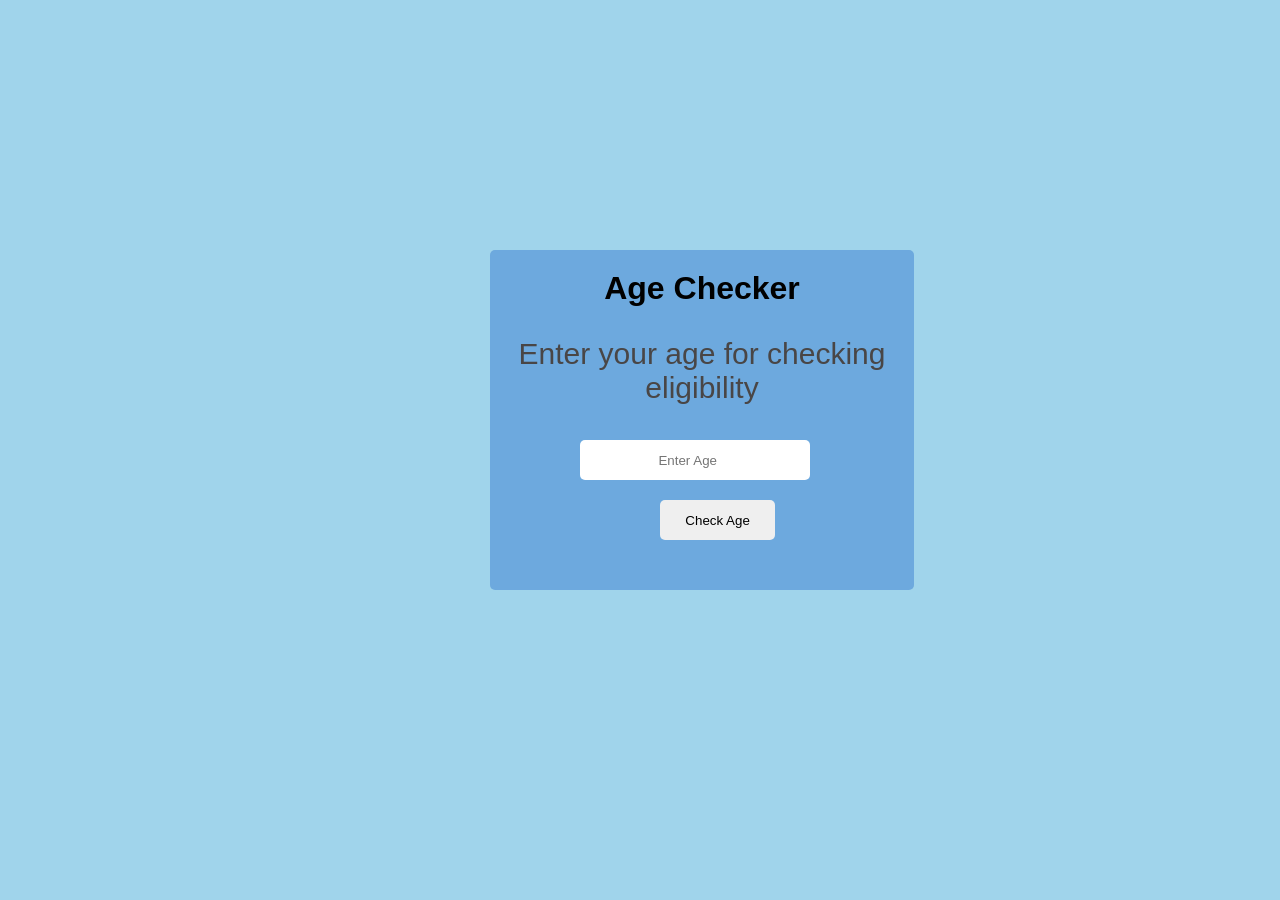
<file: age checker/index.html>
<!DOCTYPE html>
<html lang="en">
<head>
    <meta charset="UTF-8">
    <meta name="viewport" content="width=device-width, initial-scale=1.0">
    <title>Age Checker</title>
    <link rel="stylesheet" href="style.css">
</head>
<body>
   <div class="container">
    <h1>Age Checker</h1>
    <p>Enter your age for checking eligibility</p>
    <input type="number" placeholder="Enter Age" required id="text1"><br>
    <input type="button" value="Check Age" id="b1" >
   </div>
   <div class="result">
    <h1 id="res" ></h1>
   </div>

   <script src="./script.js"></script> 
</body>
</html>
</file>
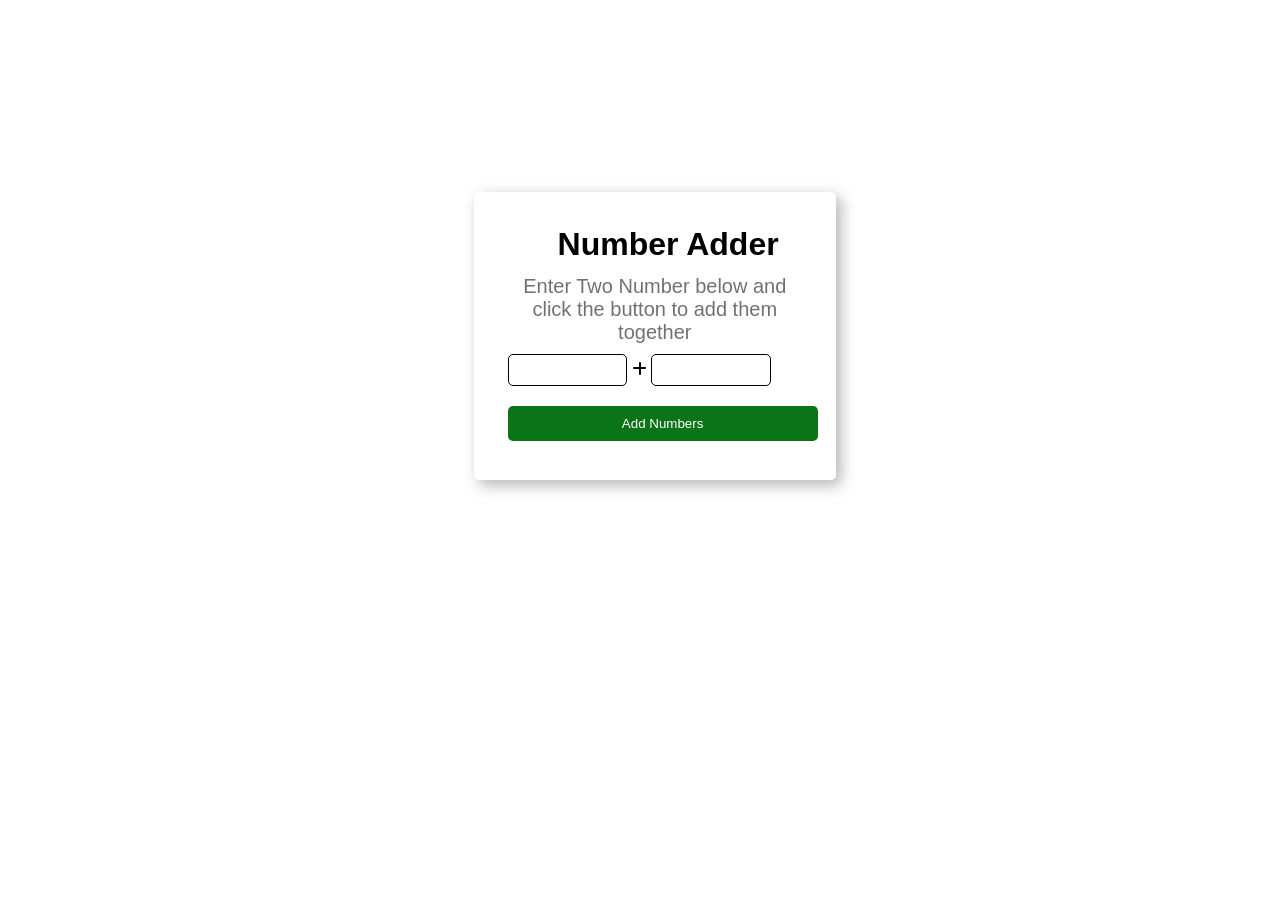
<file: calculator/index.html>
<!DOCTYPE html>
<html lang="en">
<head>
    <meta charset="UTF-8">
    <meta name="viewport" content="width=device-width, initial-scale=1.0">
    <title>Document</title>
    <link rel="stylesheet" href="style.css">
     <link
      rel="stylesheet"
      href="https://cdnjs.cloudflare.com/ajax/libs/font-awesome/6.4.0/css/all.min.css"
    />
</head>
<body>
    <div class="container">
        <h1>Number Adder</h1>
       <center><p>Enter Two Number below and click the button to add them together</p></center> 
        <input type="number" id="t1" name="text1">
        <i class="fas fa-plus icon"></i>
        <input type="number" id="t2" name="text2">
        <input type="button" value="Add Numbers" id="b1" onclick="add()">
        <p id="demo" ></p>
<script src="index.js"></script>
    </div>
</body>
</html>
</file>
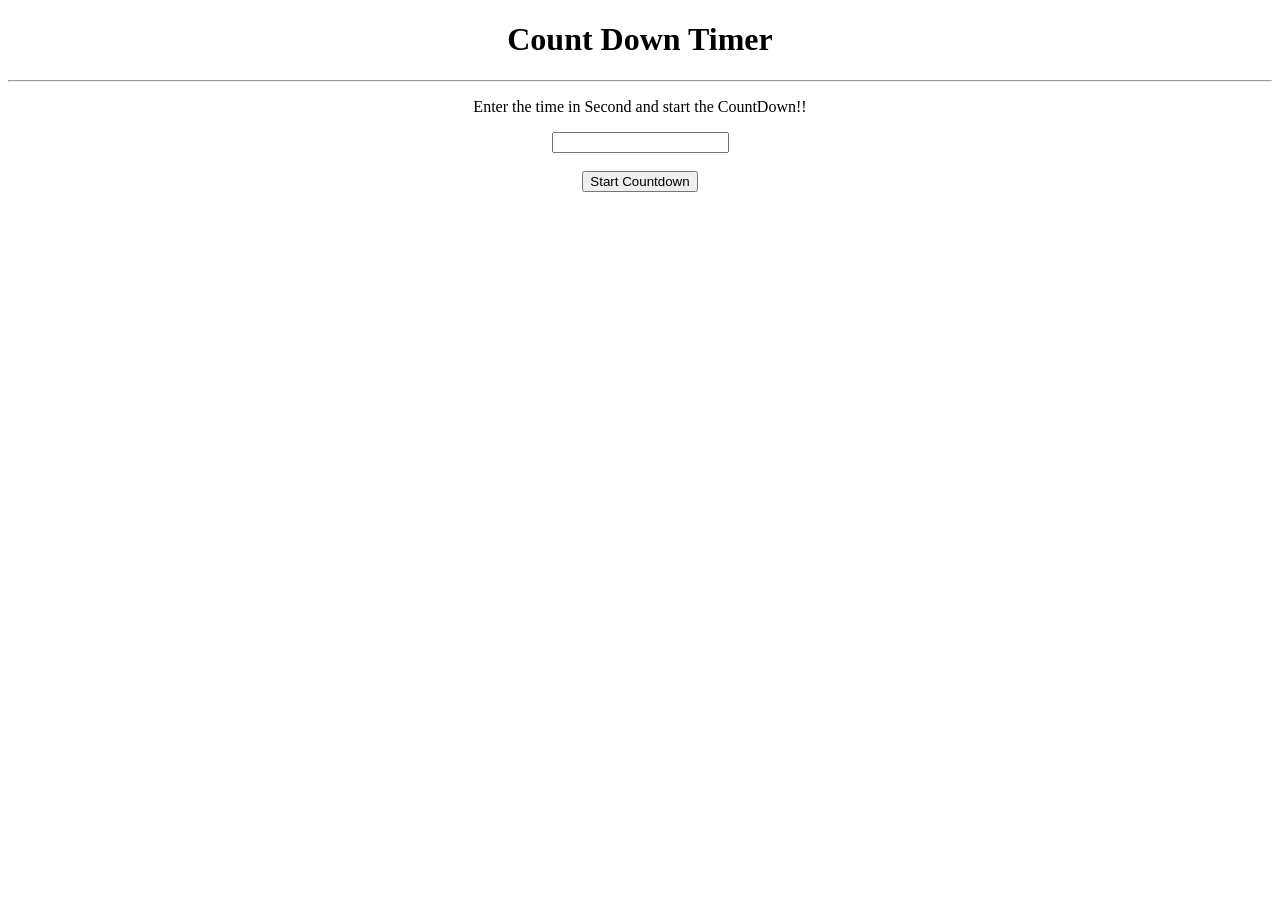
<file: count down timer/index.html>
<!DOCTYPE html>
<html lang="en">
<head>
    <meta charset="UTF-8">
    <meta name="viewport" content="width=device-width, initial-scale=1.0">
    <title>count Down Timer</title>
</head>
<body>
    <center>
    <h1>Count Down Timer </h1>
    <hr>
    <p>Enter the time in Second and start the CountDown!!</p>
    <input type="number" name="txt1" id="t1">
    <br><br>
    <input type="button" value="Start Countdown" id="b1">
    <p id="Demo"></p>
    </center>
 <script src="./script.js"></script>
</body>
</html>
</file>
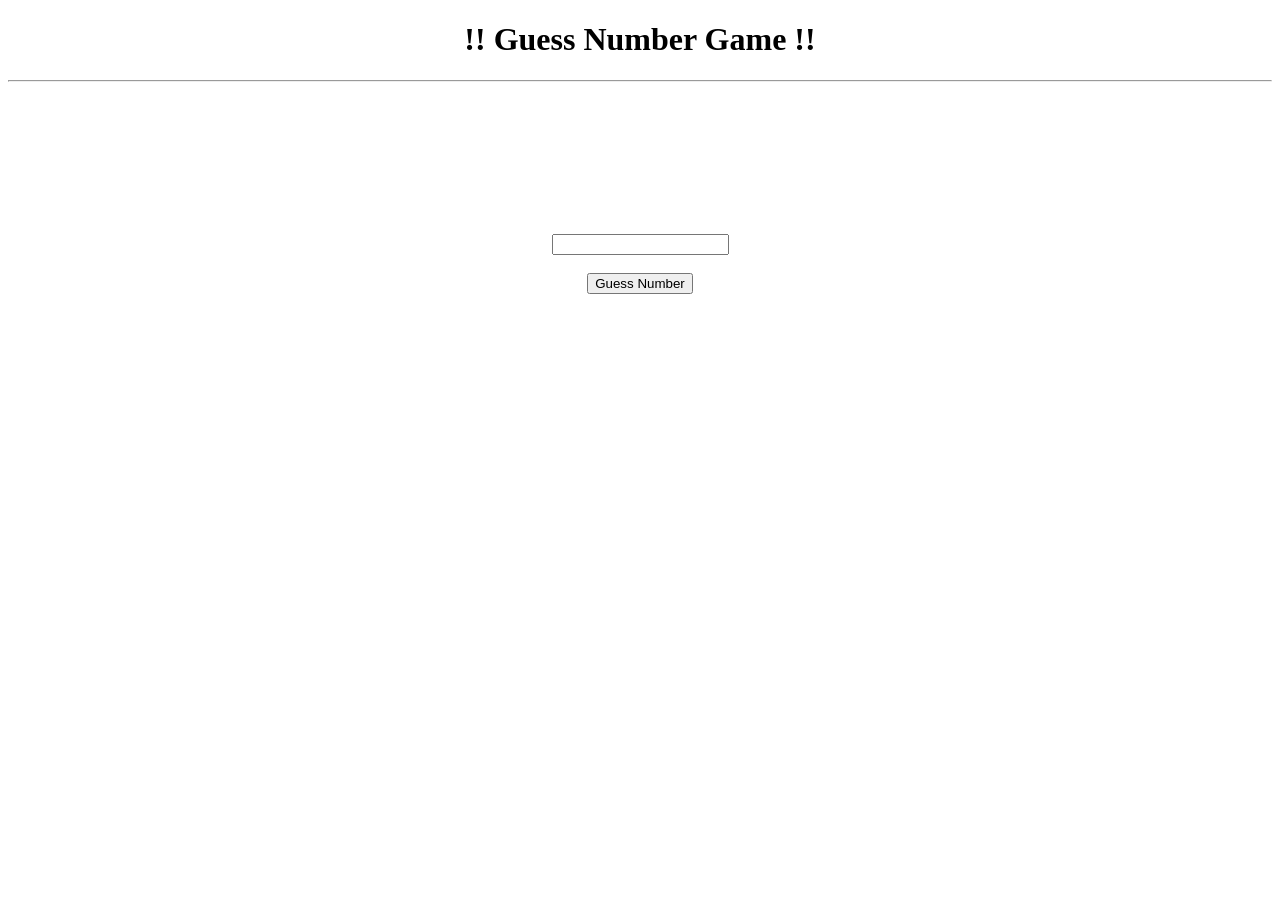
<file: guess number/index.html>
<!DOCTYPE html>
<html lang="en">
<head>
    <meta charset="UTF-8">
    <meta name="viewport" content="width=device-width, initial-scale=1.0">
    <title>Document</title>
</head>
<body>
    <center>
        <h1>!! Guess Number Game !!</h1>
        <hr><br><br><br><br><br><br><br><br>
        <input type="number" name="txt1" id="t1">
        <br><br>
        <input type="button" value="Guess Number" id="b1">
        <p id="demo"></p>
    </center>
    <script src="./script.js"></script>
</body>
</html>
</file>
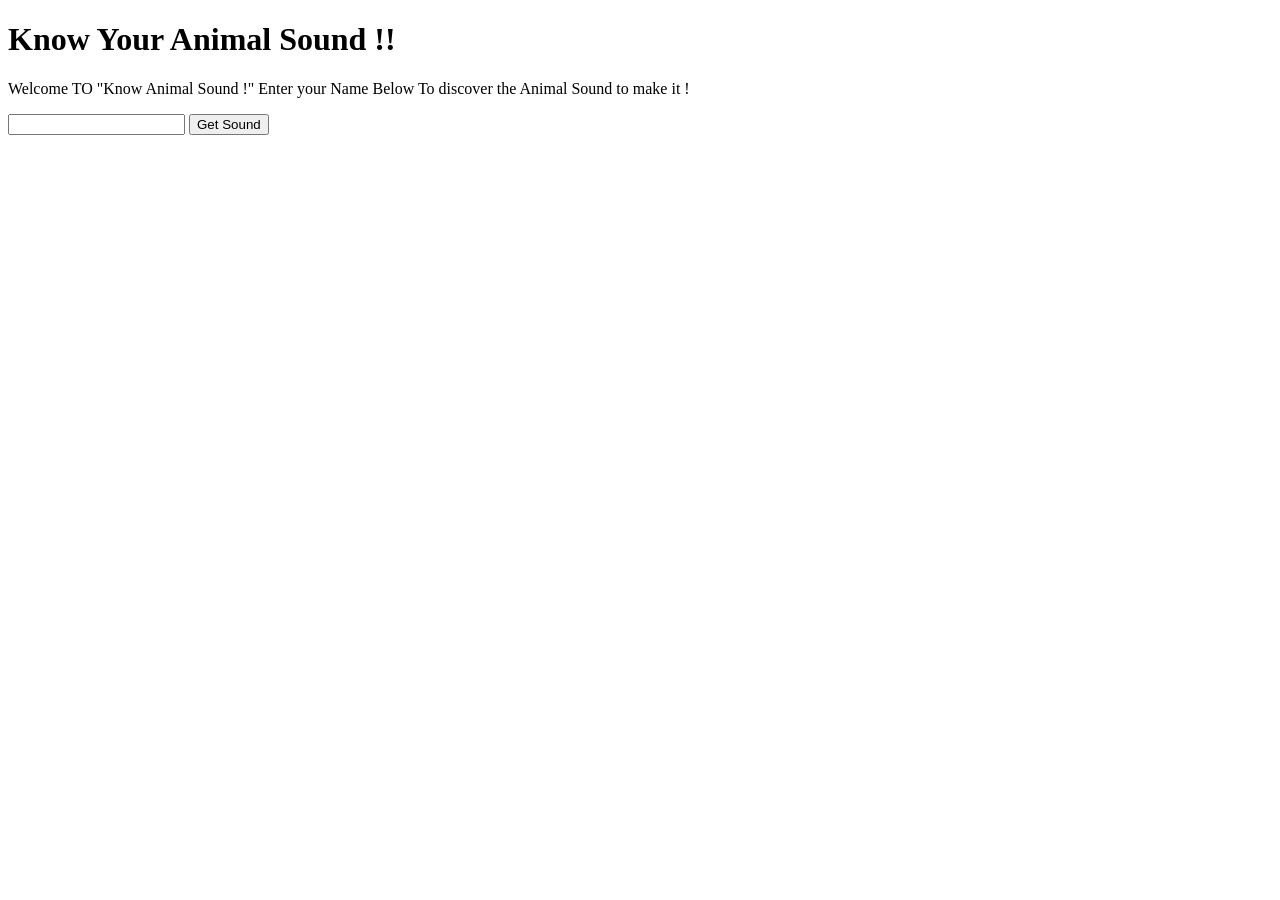
<file: know your sound/index.html>
<!DOCTYPE html>
<html lang="en">
<head>
    <meta charset="UTF-8">
    <meta name="viewport" content="width=device-width, initial-scale=1.0">
    <title>Document</title>
</head>
<body>
    <h1>Know Your Animal Sound !!</h1>
    <p>Welcome TO "Know Animal Sound !" Enter your Name Below To discover the Animal Sound to make it ! </p>
    <input type="text" name="t1" id="txt1">
    <input type="button" value="Get Sound" id="b1">
    <br><br>
    <p id="demo"></p>
    <script src="script.js"></script>
</body>
</html>
</file>
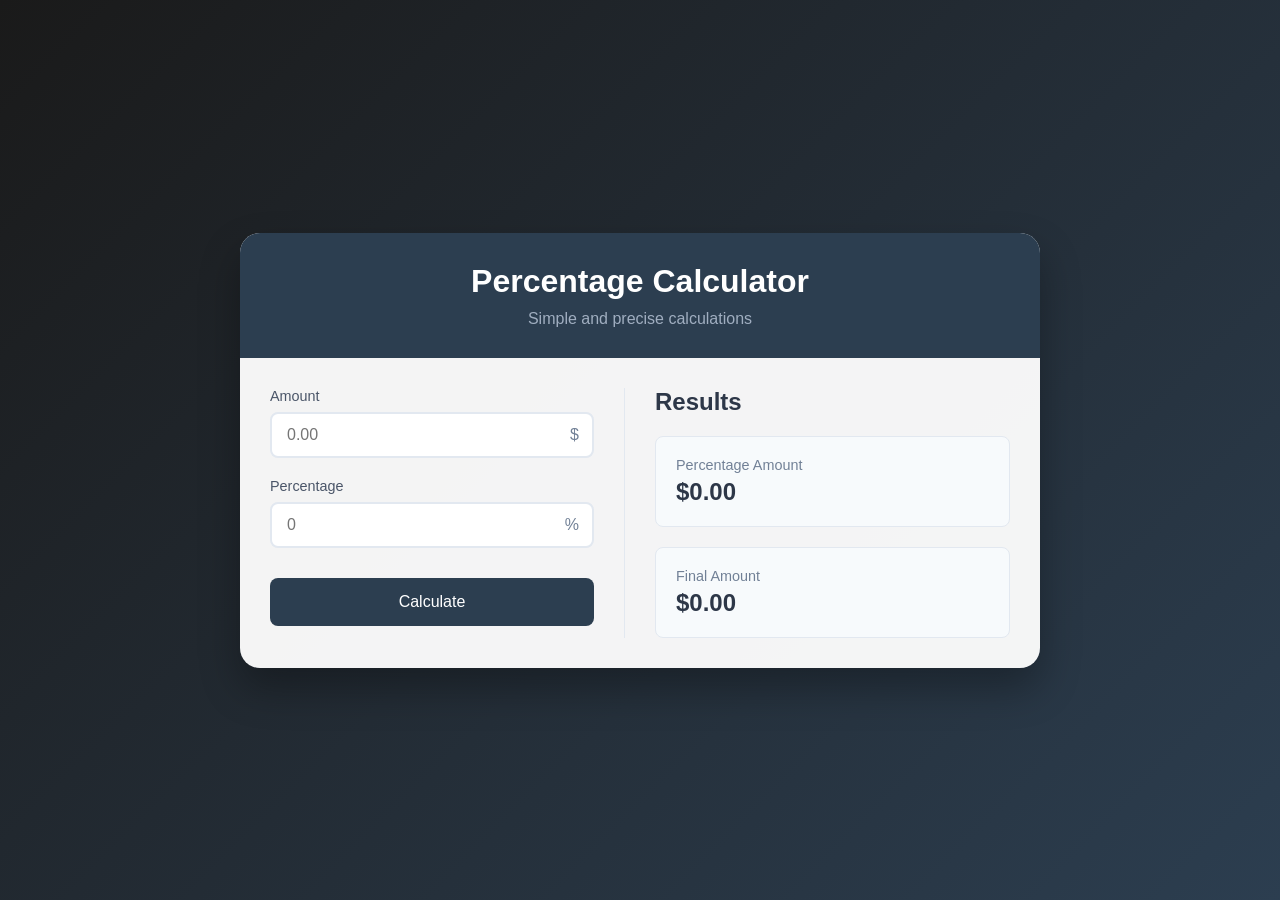
<file: percentage+calculator/index.html>
<!DOCTYPE html>
<html lang="en">
  <head>
    <meta charset="UTF-8" />
    <meta name="viewport" content="width=device-width, initial-scale=1.0" />
    <title>Percentage Calculator</title>
    <link rel="stylesheet" href="styles.css" />
  </head>
  <body>
    <div class="container">
      <div class="calculator">
        <div class="calculator-header">
          <h2>Percentage Calculator</h2>
          <p class="subtitle">Simple and precise calculations</p>
        </div>

        <div class="calculator-body">
          <div class="input-section">
            <div class="input-group">
              <label for="number">Amount</label>
              <div class="input-wrapper">
                <input type="number" id="number" placeholder="0.00" />
                <span class="input-icon">$</span>
              </div>
            </div>

            <div class="input-group">
              <label for="percent">Percentage</label>
              <div class="input-wrapper">
                <input type="number" id="percent" placeholder="0" />
                <span class="input-icon">%</span>
              </div>
            </div>

            <button id="calculateBtn">Calculate</button>
          </div>

          <div class="results">
            <h3>Results</h3>
            <div class="result-grid">
              <div class="result-item">
                <span class="result-label">Percentage Amount</span>
                <span class="result-value" id="percentageResult">$0.00</span>
              </div>
              <div class="result-item">
                <span class="result-label">Final Amount</span>
                <span class="result-value" id="finalResult">$0.00</span>
              </div>
            </div>
          </div>
        </div>
      </div>
    </div>
    <script src="script.js"></script>
  </body>
</html>
</file>
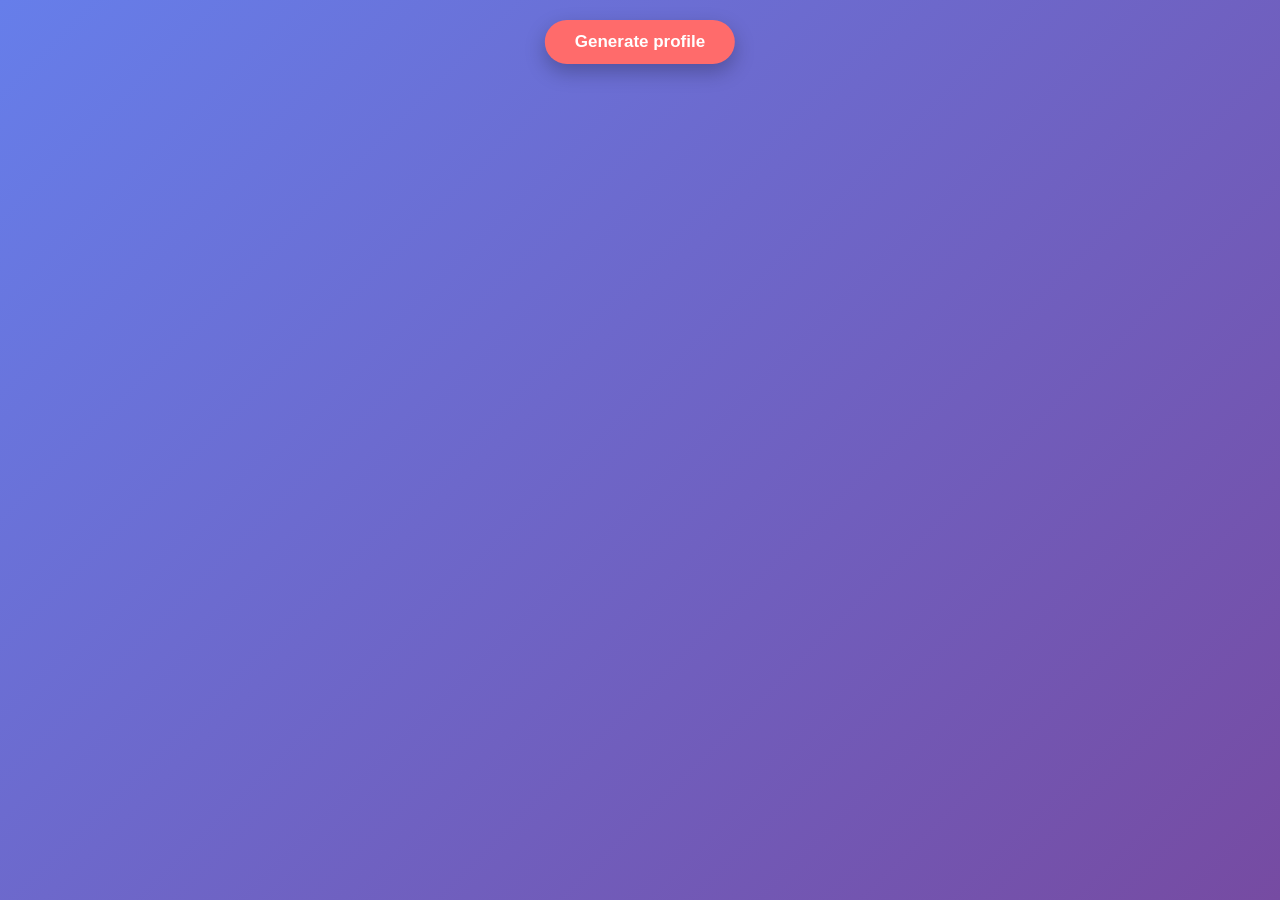
<file: profilegenerator/index.html>
<!DOCTYPE html>
<html lang="en">
<head>
    <meta charset="UTF-8">
    <meta name="viewport" content="width=device-width, initial-scale=1.0">
    <title>Profile Generator</title>
    <link rel="stylesheet" href="style.css">
        
</head>
<body>
    <div id="appContainer"></div>
    <button type="button"  id="generateButton">Generate profile</button>
    <script src="script.js"></script>
</body>
</html>
</file>
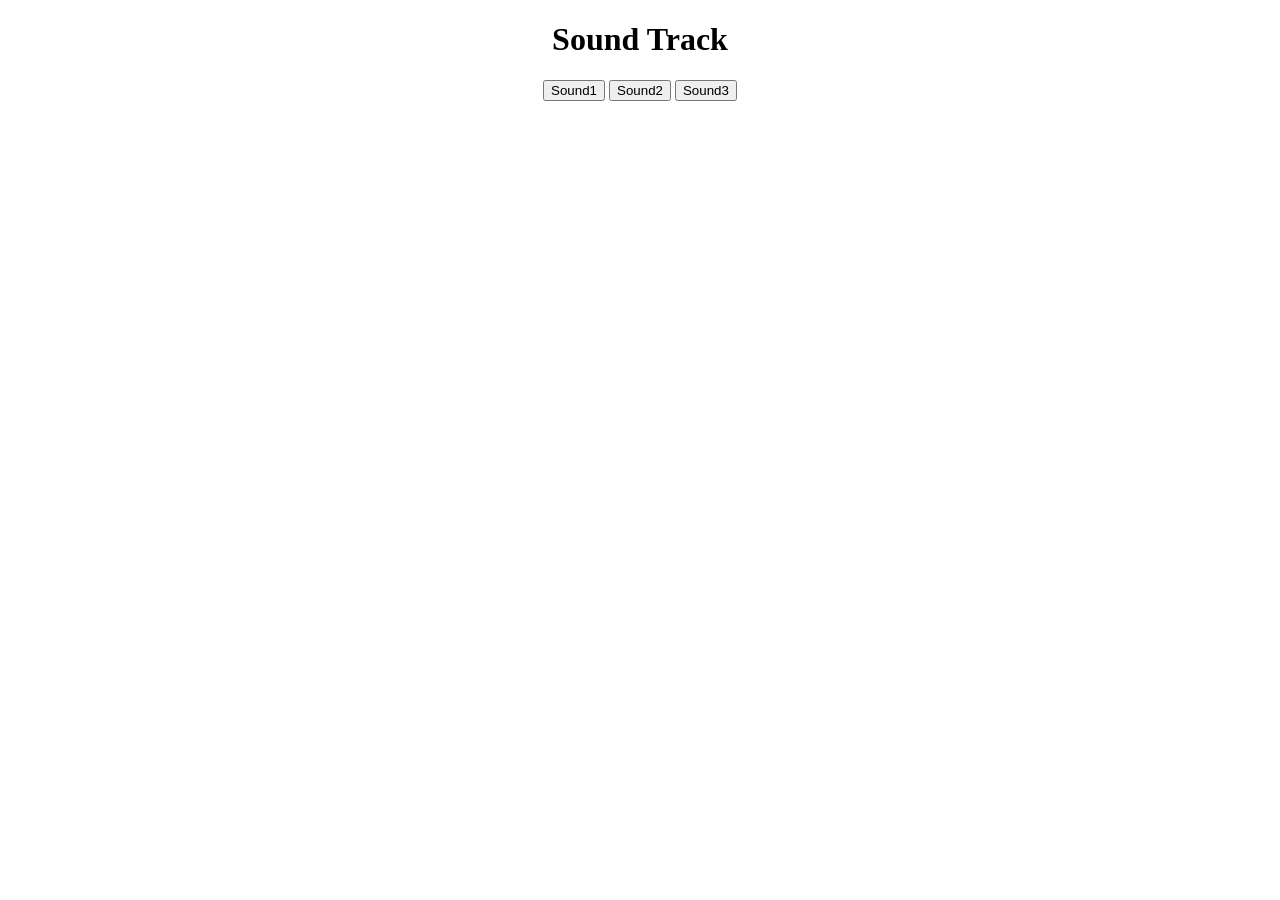
<file: sound/index.html>
<!DOCTYPE html>
<html lang="en">
<head>
    <meta charset="UTF-8">
    <meta name="viewport" content="width=device-width, initial-scale=1.0">
    <title>sound</title>
</head>
<body>
    <center>
        <h1 >Sound Track</h1>
        <button id="btn1"  >Sound1</button>
        <button id="btn2">Sound2</button>
        <button id="btn3">Sound3</button>
        
    </center>
    <script src="./script.js"></script>
</body>
</html>
</file>
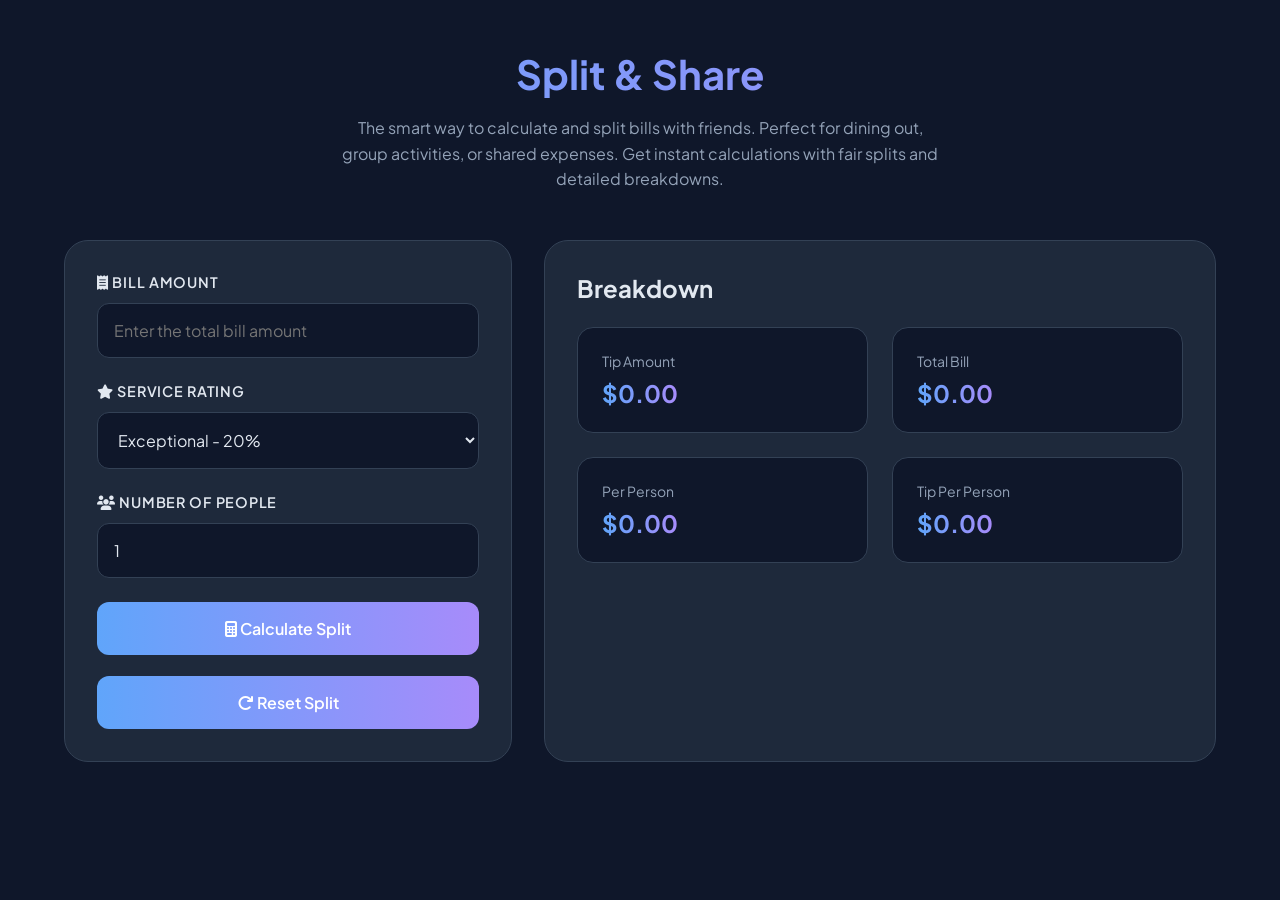
<file: tip calculator/index.html>
<!DOCTYPE html>
<html lang="en">
  <head>
    <meta charset="UTF-8" />
    <meta name="viewport" content="width=device-width, initial-scale=1.0" />
    <title>Split & Share | Smart Bill Calculator</title>
    <link rel="stylesheet" href="styles.css" />
    <link
      href="https://fonts.googleapis.com/css2?family=Plus+Jakarta+Sans:wght@400;500;600;700&display=swap"
      rel="stylesheet"
    />
    <link
      rel="stylesheet"
      href="https://cdnjs.cloudflare.com/ajax/libs/font-awesome/6.5.1/css/all.min.css"
    />
  </head>
  <body>
    <header class="header">
      <h1>Split & Share</h1>
      <p>
        The smart way to calculate and split bills with friends. Perfect for
        dining out, group activities, or shared expenses. Get instant
        calculations with fair splits and detailed breakdowns.
      </p>
    </header>

    <div class="container">
      <div class="calculator">
        <div class="input-group">
          <label for="bill"> <i class="fas fa-receipt"></i> Bill Amount </label>
          <input
            type="number"
            id="bill"
            placeholder="Enter the total bill amount"
          />
        </div>

        <div class="input-group">
          <label for="service">
            <i class="fas fa-star"></i> Service Rating
          </label>
          <select id="service">
            <option value="0.2">Exceptional - 20%</option>
            <option value="0.15">Great - 15%</option>
            <option value="0.1">Good - 10%</option>
            <option value="0.05">Fair - 5%</option>
          </select>
        </div>

        <div class="input-group">
          <label for="people">
            <i class="fas fa-users"></i> Number of People
          </label>
          <input
            type="number"
            id="people"
            placeholder="How many people?"
            min="1"
            value="1"
          />
        </div>

        <button onclick="calculateTip()"  >
          <i class="fas fa-calculator"></i> Calculate Split
        </button><br> <br>
        <button onclick="reset()"  >
          <i class="fas fa-redo"></i> Reset Split
        </button>
      </div>

      <div class="result" id="result">
        <h2>Breakdown</h2>
        <div class="result-grid">
          <div class="result-item">
            <p>Tip Amount</p>
            <span id="tipAmount">$0.00</span>
          </div>
          <div class="result-item">
            <p>Total Bill</p>
            <span id="totalAmount">$0.00</span>
          </div>
          <div class="result-item">
            <p>Per Person</p>
            <span id="perPerson">$0.00</span>
          </div>
          <div class="result-item">
            <p>Tip Per Person</p>
            <span id="tipPerPerson">$0.00</span>
          </div>
        </div>
      </div>
    </div>
    <script src="script.js"></script>
  </body>
</html>
</file>
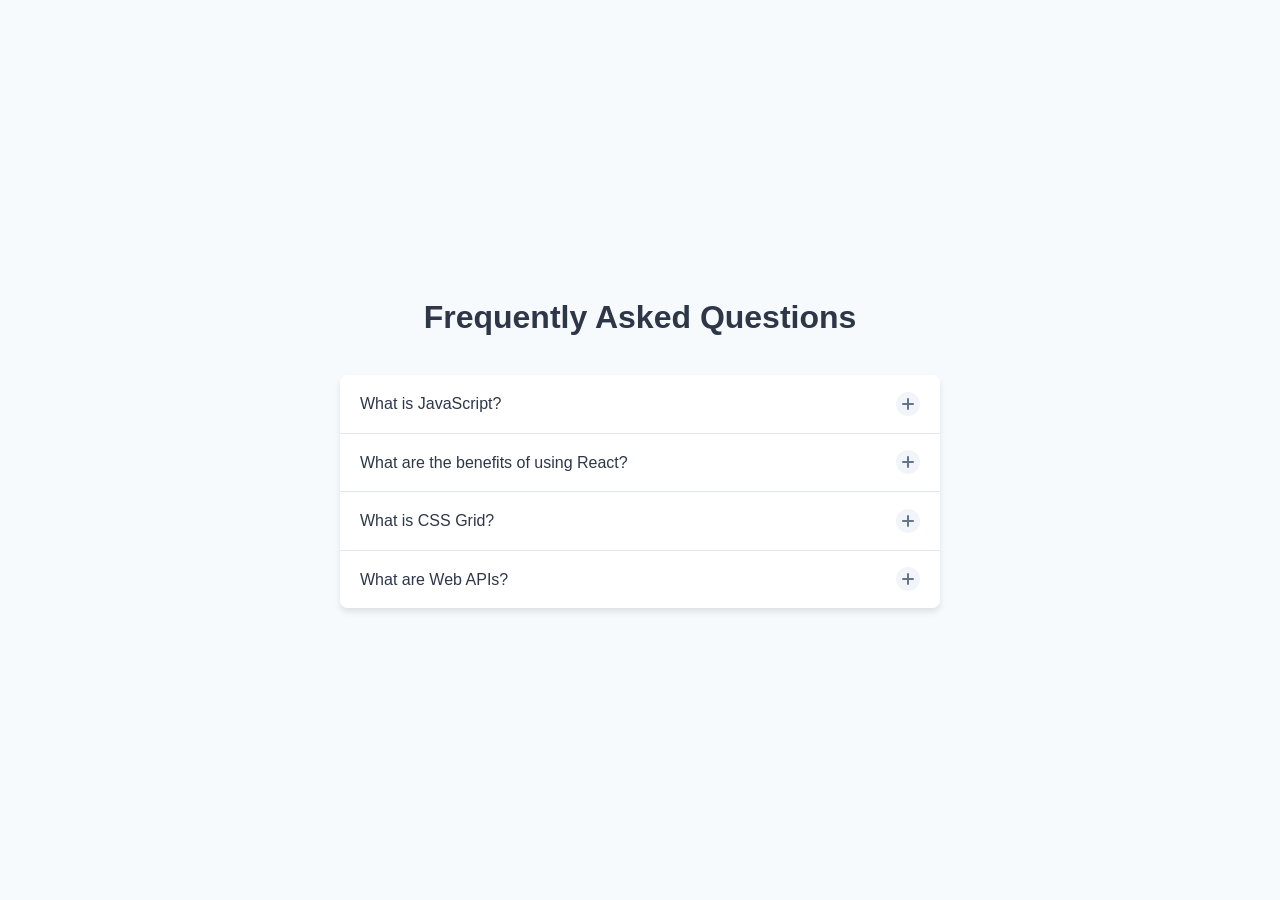
<file: Accordion/Final/index.html>
<!DOCTYPE html>
<html lang="en">
  <head>
    <meta charset="UTF-8" />
    <meta name="viewport" content="width=device-width, initial-scale=1.0" />
    <title>Accordion Component</title>
    <link rel="stylesheet" href="styles.css" />
  </head>
  <body>
    <div class="container">
      <h1 class="title">Frequently Asked Questions</h1>
      <div class="accordion">
        <div class="accordion-item">
          <div class="accordion-header">
            <span class="accordion-title">What is JavaScript?</span>
            <span class="accordion-icon"></span>
          </div>
          <div class="accordion-content">
            <div class="accordion-body">
              JavaScript is a high-level, interpreted programming language that
              conforms to the ECMAScript specification. It is used to create
              interactive effects within web browsers, server-side development,
              mobile applications, and more.
            </div>
          </div>
        </div>

        <div class="accordion-item">
          <div class="accordion-header">
            <span class="accordion-title"
              >What are the benefits of using React?</span
            >
            <span class="accordion-icon"></span>
          </div>
          <div class="accordion-content">
            <div class="accordion-body">
              React offers several benefits including a virtual DOM for better
              performance, reusable components, unidirectional data flow, and a
              strong community. It makes building complex user interfaces more
              manageable and maintainable.
            </div>
          </div>
        </div>

        <div class="accordion-item">
          <div class="accordion-header">
            <span class="accordion-title">What is CSS Grid?</span>
            <span class="accordion-icon"></span>
          </div>
          <div class="accordion-content">
            <div class="accordion-body">
              CSS Grid is a powerful layout system that allows you to create
              two-dimensional grid-based layouts. It provides a more efficient
              way to arrange elements in rows and columns, making complex
              layouts easier to achieve.
            </div>
          </div>
        </div>

        <div class="accordion-item">
          <div class="accordion-header">
            <span class="accordion-title">What are Web APIs?</span>
            <span class="accordion-icon"></span>
          </div>
          <div class="accordion-content">
            <div class="accordion-body">
              Web APIs are programming interfaces for web browsers that provide
              additional functionality like DOM manipulation, geolocation,
              canvas drawing, and more. They allow JavaScript to interact with
              the browser and enhance web applications.
            </div>
          </div>
        </div>
      </div>
    </div>
    <script src="script.js"></script>
  </body>
</html>
</file>
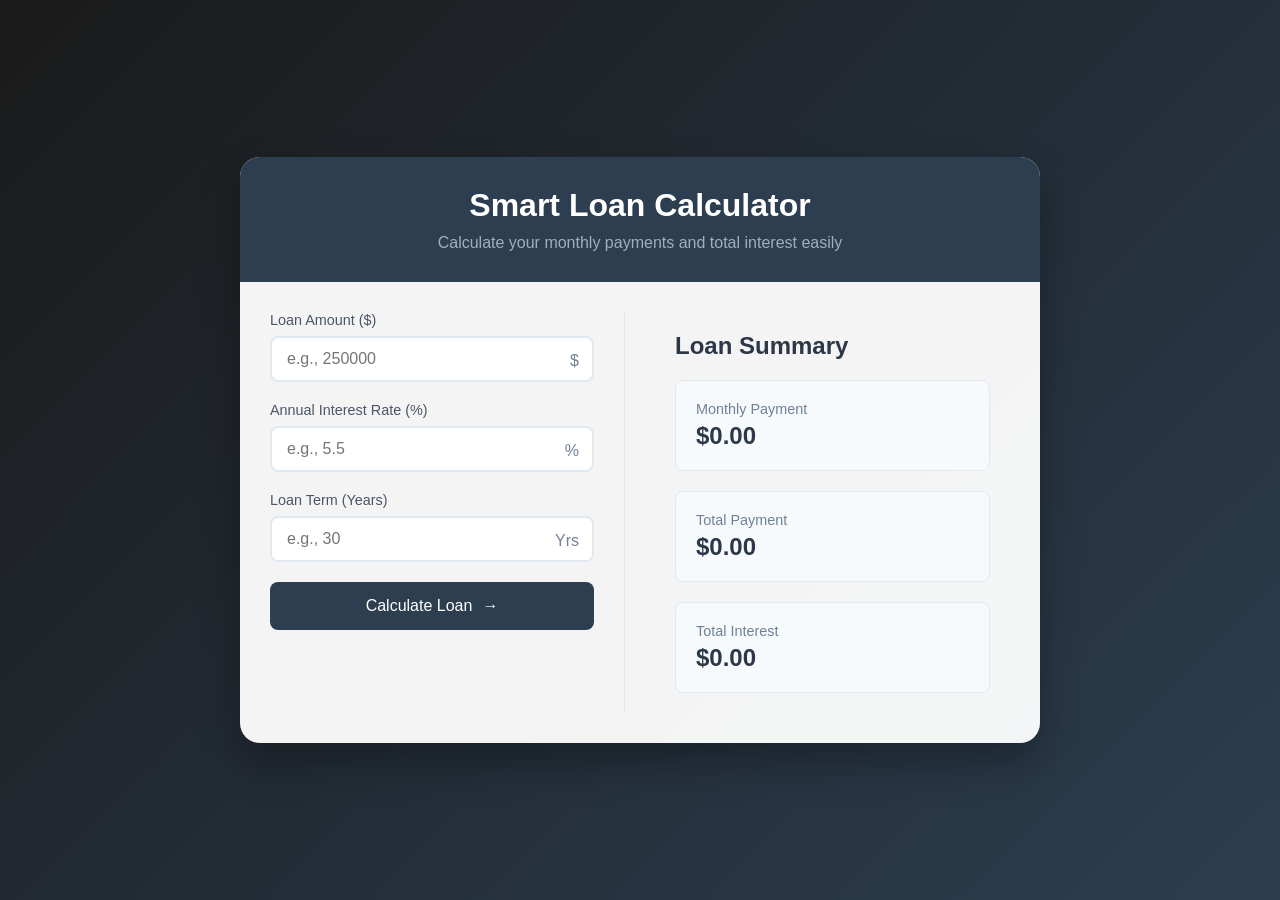
<file: Loan+Calculator/Loan Calculator/Final/index.html>
<!DOCTYPE html>
<html lang="en">
  <head>
    <meta charset="UTF-8" />
    <meta name="viewport" content="width=device-width, initial-scale=1.0" />
    <title>Smart Loan Calculator</title>
    <link rel="stylesheet" href="styles.css" />
  </head>
  <body>
    <div class="container">
      <div class="calculator">
        <div class="calculator-header">
          <h2>Smart Loan Calculator</h2>
          <p class="subtitle">
            Calculate your monthly payments and total interest easily
          </p>
        </div>

        <div class="calculator-body">
          <div class="input-section">
            <div class="input-group">
              <label for="amount">Loan Amount ($)</label>
              <input type="number" id="amount" placeholder="e.g., 250000" />
              <span class="input-icon">$</span>
            </div>
            <div class="input-group">
              <label for="interest">Annual Interest Rate (%)</label>
              <input
                type="number"
                id="interest"
                step="0.1"
                placeholder="e.g., 5.5"
              />
              <span class="input-icon">%</span>
            </div>
            <div class="input-group">
              <label for="years">Loan Term (Years)</label>
              <input type="number" id="years" placeholder="e.g., 30" />
              <span class="input-icon">Yrs</span>
            </div>
            <button id="calculateBtn">
              Calculate Loan <span class="button-icon">→</span>
            </button>
          </div>

          <div class="results" id="results">
            <h3>Loan Summary</h3>
            <div class="result-grid">
              <div class="result-item">
                <span class="result-label">Monthly Payment</span>
                <span class="result-value" id="monthly">$0.00</span>
              </div>
              <div class="result-item">
                <span class="result-label">Total Payment</span>
                <span class="result-value" id="total">$0.00</span>
              </div>
              <div class="result-item">
                <span class="result-label">Total Interest</span>
                <span class="result-value" id="totalInterest">$0.00</span>
              </div>
            </div>
          </div>
        </div>
      </div>
    </div>
    <script src="script.js"></script>
  </body>
</html>
</file>
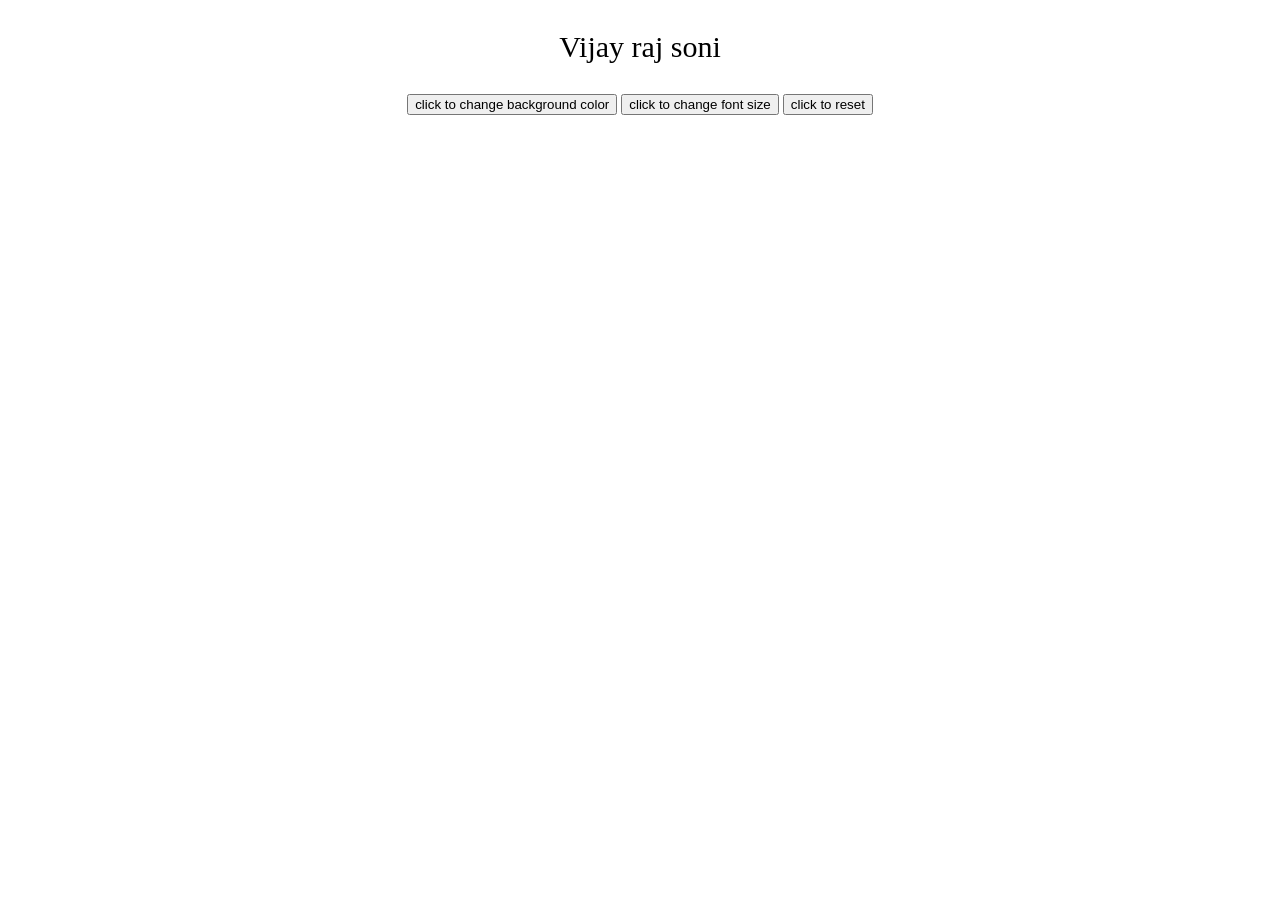
<file: change/index1.html>
<!DOCTYPE html>
<html lang="en">
<head>
    <meta charset="UTF-8">
    <meta name="viewport" content="width=device-width, initial-scale=1.0">
    <title>Document</title>
</head>
<body>
    <center><p id="test" style="font-size: 30px;">Vijay raj soni</p>
    <button id="btn1">click to change background color</button>
    <button id="btn2">click to change font size</button>
   <button id="btn3">click to reset</butto>
    </center>
    <script src="./script1.js"></script>
</body>
</html>
</file>
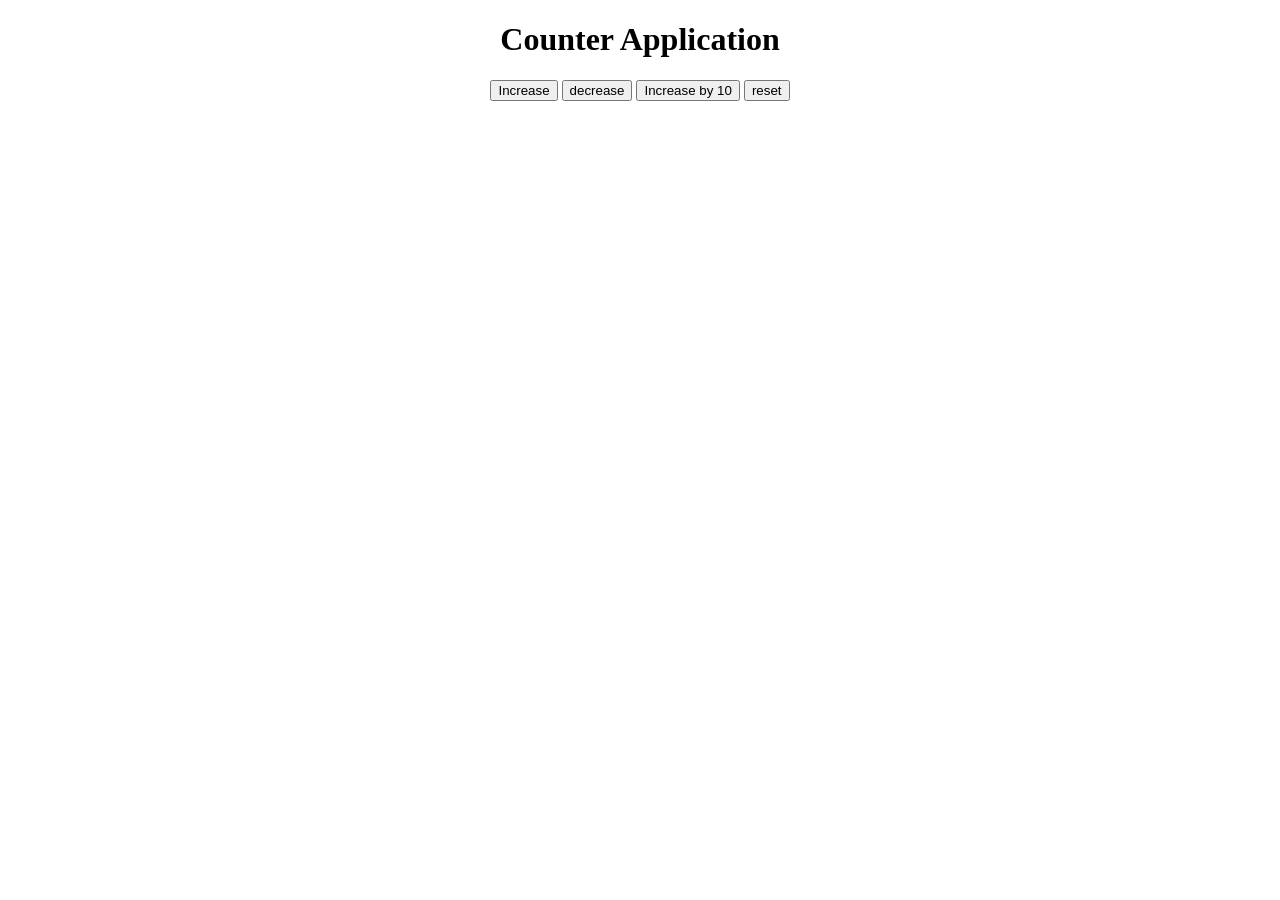
<file: counter/index3.html>
<!DOCTYPE html>
<html lang="en">
<head>
    <meta charset="UTF-8">
    <meta name="viewport" content="width=device-width, initial-scale=1.0">
    <title>Document</title>
   
</head>
<body>
    <center>
  <h1>Counter Application</h1>
  <h3></h3>
  <button id="b1">Increase</button>
    <button id="b2">decrease</button>
      <button id="b3">Increase by 10</button>
        <button id="b4">reset</button>
    </center>
     <script>
       let c = document.getElementById("b1"); 
let x = document.querySelector("h3"); 
let count = 0; 

c.addEventListener("click", function() { 
    x.innerHTML = ++count; 
});
document.getElementById("b2").addEventListener("click",function(){
    x.innerHTML=--count
})

document.getElementById("b3").addEventListener("click",function(){
    x.innerHTML=count+10
})
document.getElementById("b4").addEventListener("click",function(){
    x.innerHTML=0
})


    </script>
</body>
</html>
</file>
<file: age checker/style.css>
*{
    margin:0;
    padding:0;
    
}
body{
    background-color: rgba(134, 201, 230, 0.782);
    font-family: Arial, Helvetica, sans-serif;
     
}
.container{
    margin-top: 250px;
    margin-left: 490px;
    padding: 20px;
    height: 300px;;
    width: 30%;
    border-radius: 5px;
    border: none;
    
    background-color: rgba(19, 93, 197, 0.359);
}
.container:hover{}
h1{
    text-align: center;
    margin-bottom: 30px;
   
}
p{
    text-align: center;
    font-size: 30px;
    font-weight: 150;
    color: rgb(73, 70, 70);
}
#text1{
    text-align: center;
    margin-left: 70px;
    margin-top: 35px;
    width: 60%;
    height: 40px;
    border-radius: 5px;
    border:none;
}
#b1{
    margin-top: 20px;
    margin-left: 150px;
    width: 30%;
    height: 40px;
    border-radius: 5px;
    border:none;
    transition: all 0.2s ease-in-out;

}
#b1:hover{
     transform: scale(1.1);
    background-color: greenyellow;
    cursor: pointer;
}
</file>
<file: calculator/style.css>
*{
    margin:0;
    padding:0;
    font-family:Arial, Helvetica, sans-serif
}
.container{
    margin-top: 15%;
    margin-left: 37%;
    width:23%;
    height:220px;
    box-shadow: 5px 5px 15px rgba(0, 0, 0, 0.3);
    padding: 34px;
    border-radius: 5px;
}
h1{
    margin-left: 50px;
    margin-bottom: 12px;
}
p{
    color: rgb(117, 112, 112);
    margin-bottom: 10px;
    font-size: 20px;
    justify-content: center;

}
#b1{
    margin-top: 20px;
    width: 310px;
    height: 35px;
    border-radius: 5px;
    border:none;
    background-color: rgb(11, 116, 25);
    color: white;
}
input{
    text-align: center;
    width:40%;
    height: 30px;
    border-radius: 5px;
    border: 1px solid black;
}
#demo{
    margin-top: 10px;
    margin-left: 90px;
    color: black;
}
</file>
<file: percentage+calculator/styles.css>
* {
  margin: 0;
  padding: 0;
  box-sizing: border-box;
  font-family: "Inter", sans-serif;
}

.container {
  min-height: 100vh;
  background: linear-gradient(135deg, #1a1a1a, #2c3e50);
  display: flex;
  justify-content: center;
  align-items: center;
  padding: 20px;
}

.calculator {
  background: rgba(255, 255, 255, 0.95);
  border-radius: 20px;
  box-shadow: 0 20px 40px rgba(0, 0, 0, 0.3);
  width: 100%;
  max-width: 800px;
  overflow: hidden;
}

.calculator-header {
  background: #2c3e50;
  padding: 30px;
  text-align: center;
  color: white;
}

.calculator-header h2 {
  font-size: 2rem;
  margin-bottom: 10px;
}

.subtitle {
  color: #a0aec0;
  font-size: 1rem;
}

.calculator-body {
  padding: 30px;
  display: grid;
  grid-template-columns: 1fr 1fr;
  gap: 30px;
}

.input-section {
  padding-right: 30px;
  border-right: 1px solid #e2e8f0;
}

.input-group {
  margin-bottom: 20px;
}

.input-group label {
  display: block;
  color: #4a5568;
  margin-bottom: 8px;
  font-size: 0.9rem;
  font-weight: 500;
}

.input-wrapper {
  position: relative;
}

.input-wrapper input {
  width: 100%;
  padding: 12px 35px 12px 15px;
  border: 2px solid #e2e8f0;
  border-radius: 8px;
  font-size: 1rem;
  color: #2d3748;
  transition: all 0.3s ease;
}

.input-wrapper input:focus {
  outline: none;
  border-color: #2c3e50;
  box-shadow: 0 0 0 3px rgba(44, 62, 80, 0.1);
}

.input-icon {
  position: absolute;
  right: 15px;
  top: 50%;
  transform: translateY(-50%);
  color: #718096;
}

#calculateBtn {
  width: 100%;
  padding: 15px;
  background: #2c3e50;
  color: white;
  border: none;
  border-radius: 8px;
  font-size: 1rem;
  cursor: pointer;
  transition: all 0.3s ease;
  margin-top: 10px;
}

#calculateBtn:hover {
  background: #1a252f;
  transform: translateY(-2px);
}

.results h3 {
  color: #2d3748;
  margin-bottom: 20px;
  font-size: 1.5rem;
}

.result-grid {
  display: grid;
  gap: 20px;
}

.result-item {
  background: #f7fafc;
  padding: 20px;
  border-radius: 8px;
  border: 1px solid #e2e8f0;
}

.result-label {
  display: block;
  color: #718096;
  font-size: 0.9rem;
  margin-bottom: 5px;
}

.result-value {
  display: block;
  color: #2d3748;
  font-size: 1.5rem;
  font-weight: bold;
}

@media (max-width: 768px) {
  .calculator-body {
    grid-template-columns: 1fr;
  }

  .input-section {
    padding-right: 0;
    border-right: none;
    border-bottom: 1px solid #e2e8f0;
    padding-bottom: 30px;
  }
}
</file>
<file: profilegenerator/style.css>
*{
    margin:0;
    padding:0;
    box-sizing:border-box;
    font-family:Arial, Helvetica, sans-serif;
}

body{
    background:linear-gradient(135deg,#667eea,#764ba2);
    display:flex;
    justify-content:center;
    align-items:center;
    min-height:100vh;
}

#appContainer{
    display:flex;
    flex-wrap:wrap;
    justify-content:center;
    gap:20px;
    margin-top:30px;
}

#generateButton{
    position:fixed;
    top:20px;
    left:50%;
    transform:translateX(-50%);
    padding:12px 30px;
    border:none;
    outline:none;
    background:#ff6b6b;
    color:#fff;
    font-size:17px;
    font-weight:bold;
    border-radius:30px;
    cursor:pointer;
    transition:.3s;
    box-shadow:0 8px 20px rgba(0,0,0,.25);
}

#generateButton:hover{
    background:#ff4757;
    transform:translateX(-50%) scale(1.05);
}

.profile-card{
    width:320px;
    background:#fff;
    border-radius:20px;
    padding:30px 20px;
    text-align:center;
    box-shadow:0 15px 35px rgba(0,0,0,.2);
    transition:.4s;
    animation:fadeIn .6s ease;
}

.profile-card:hover{
    transform:translateY(-10px);
    box-shadow:0 20px 40px rgba(0,0,0,.3);
}

.profile-card img{
    width:140px;
    height:140px;
    border-radius:50%;
    object-fit:cover;
    border:5px solid #667eea;
    margin-bottom:15px;
}

.profile-card h2{
    color:#333;
    margin-bottom:10px;
    font-size:28px;
}

.profile-card p{
    color:#666;
    font-size:16px;
    line-height:1.6;
}

@keyframes fadeIn{
    from{
        opacity:0;
        transform:translateY(40px);
    }
    to{
        opacity:1;
        transform:translateY(0);
    }
}

@media(max-width:500px){
    .profile-card{
        width:90%;
    }

    #generateButton{
        width:90%;
    }
}
</file>
<file: tip calculator/styles.css>
* {
  margin: 0;
  padding: 0;
  box-sizing: border-box;
  font-family: "Plus Jakarta Sans", sans-serif;
}

body {
  min-height: 100vh;
  background: #0f172a;
  color: #e2e8f0;
}

.header {
  text-align: center;
  padding: 3rem 1rem;
  background: linear-gradient(180deg, rgba(15, 23, 42, 0) 0%, #0f172a 100%);
}

.header h1 {
  font-size: 2.5rem;
  font-weight: 700;
  background: linear-gradient(to right, #60a5fa, #a78bfa);
  -webkit-background-clip: text;
  -webkit-text-fill-color: transparent;
  margin-bottom: 1rem;
}

.header p {
  max-width: 600px;
  margin: 0 auto;
  color: #94a3b8;
  line-height: 1.6;
}

.container {
  max-width: 1200px;
  margin: 0 auto;
  padding: 0 1.5rem;
  display: grid;
  grid-template-columns: 1fr 1.5fr;
  gap: 2rem;
}

.calculator {
  background: #1e293b;
  padding: 2rem;
  border-radius: 24px;
  border: 1px solid #334155;
}

.input-group {
  margin-bottom: 1.5rem;
}

label {
  display: block;
  margin-bottom: 0.75rem;
  color: #e2e8f0;
  font-size: 0.9rem;
  font-weight: 600;
  text-transform: uppercase;
  letter-spacing: 0.05em;
}

input,
select {
  width: 100%;
  padding: 1rem;
  background: #0f172a;
  border: 1px solid #334155;
  border-radius: 12px;
  color: #e2e8f0;
  font-size: 1rem;
  transition: all 0.2s;
}

input:focus,
select:focus {
  outline: none;
  border-color: #60a5fa;
  box-shadow: 0 0 0 3px rgba(96, 165, 250, 0.1);
}

select option {
  background: #1e293b;
  color: #e2e8f0;
}

button {
  width: 100%;
  padding: 1rem;
  background: linear-gradient(to right, #60a5fa, #a78bfa);
  color: white;
  border: none;
  border-radius: 12px;
  font-size: 1rem;
  font-weight: 600;
  cursor: pointer;
  transition: all 0.3s;
}

button:hover {
  opacity: 0.9;
  transform: translateY(-2px);
}

.result {
  background: #1e293b;
  padding: 2rem;
  border-radius: 24px;
  border: 1px solid #334155;
}

.result h2 {
  color: #e2e8f0;
  margin-bottom: 1.5rem;
  font-size: 1.5rem;
  font-weight: 700;
}

.result-grid {
  display: grid;
  grid-template-columns: repeat(2, 1fr);
  gap: 1.5rem;
}

.result-item {
  background: #0f172a;
  padding: 1.5rem;
  border-radius: 16px;
  border: 1px solid #334155;
}

.result-item p {
  color: #94a3b8;
  font-size: 0.875rem;
  margin-bottom: 0.5rem;
}

.result-item span {
  color: #e2e8f0;
  font-size: 1.5rem;
  font-weight: 700;
  background: linear-gradient(to right, #60a5fa, #a78bfa);
  -webkit-background-clip: text;
  -webkit-text-fill-color: transparent;
}

@media (max-width: 768px) {
  .container {
    grid-template-columns: 1fr;
  }

  .header h1 {
    font-size: 2rem;
  }
}
</file>
<file: Accordion/Final/styles.css>
* {
  margin: 0;
  padding: 0;
  box-sizing: border-box;
}

body {
  font-family: "Inter", -apple-system, sans-serif;
  line-height: 1.6;
  background: #f7fafc;
  min-height: 100vh;
  display: flex;
  justify-content: center;
  align-items: center;
  padding: 2rem;
}

.container {
  width: 100%;
  max-width: 600px;
}

.title {
  text-align: center;
  color: #2d3748;
  margin-bottom: 2rem;
}

.accordion {
  background: white;
  border-radius: 8px;
  box-shadow: 0 4px 6px rgba(0, 0, 0, 0.1);
  overflow: hidden;
}

.accordion-item {
  border-bottom: 1px solid #e2e8f0;
}

.accordion-item:last-child {
  border-bottom: none;
}

.accordion-header {
  padding: 1rem 1.25rem;
  display: flex;
  justify-content: space-between;
  align-items: center;
  cursor: pointer;
  background: white;
  transition: background-color 0.3s ease;
}

.accordion-header:hover {
  background: #f8fafc;
}

.accordion-title {
  font-weight: 500;
  color: #2d3748;
  font-size: 1rem;
}

.accordion-icon {
  width: 24px;
  height: 24px;
  border-radius: 50%;
  background: #f1f5f9;
  display: flex;
  align-items: center;
  justify-content: center;
  transition: transform 0.3s ease;
}

.accordion-icon::before,
.accordion-icon::after {
  content: "";
  position: absolute;
  background: #64748b;
  border-radius: 1px;
  transition: transform 0.3s ease;
}

.accordion-icon::before {
  width: 12px;
  height: 2px;
}

.accordion-icon::after {
  width: 2px;
  height: 12px;
}

.accordion-content {
  max-height: 0;
  overflow: hidden;
  transition: max-height 0.3s ease-out;
  background: white;
}

.accordion-body {
  padding: 0 1.25rem 1rem;
  color: #4a5568;
  font-size: 0.95rem;
}

.accordion-item.active .accordion-icon {
  transform: rotate(45deg);
  background: #e2e8f0;
}

.accordion-item.active .accordion-header {
  background: #f8fafc;
}

/* Animation for content */
@keyframes slideDown {
  from {
    opacity: 0;
    transform: translateY(-10px);
  }
  to {
    opacity: 1;
    transform: translateY(0);
  }
}

.accordion-content.active {
  animation: slideDown 0.3s ease-out;
}
</file>
<file: Loan+Calculator/Loan Calculator/Final/styles.css>
* {
  margin: 0;
  padding: 0;
  box-sizing: border-box;
  font-family: "Inter", sans-serif;
}

.container {
  min-height: 100vh;
  background: linear-gradient(135deg, #1a1a1a, #2c3e50);
  display: flex;
  justify-content: center;
  align-items: center;
  padding: 20px;
}

.calculator {
  background: rgba(255, 255, 255, 0.95);
  border-radius: 20px;
  box-shadow: 0 20px 40px rgba(0, 0, 0, 0.3);
  width: 100%;
  max-width: 800px;
  overflow: hidden;
}

.calculator-header {
  background: #2c3e50;
  padding: 30px;
  text-align: center;
  color: white;
}

.calculator-header h2 {
  font-size: 2rem;
  margin-bottom: 10px;
}

.subtitle {
  color: #a0aec0;
  font-size: 1rem;
}

.calculator-body {
  padding: 30px;
  display: grid;
  grid-template-columns: 1fr 1fr;
  gap: 30px;
}

.input-section {
  padding-right: 30px;
  border-right: 1px solid #e2e8f0;
}

.input-group {
  margin-bottom: 20px;
  position: relative;
}

.input-group label {
  display: block;
  color: #4a5568;
  margin-bottom: 8px;
  font-size: 0.9rem;
  font-weight: 500;
}

.input-group input {
  width: 100%;
  padding: 12px 35px 12px 15px;
  border: 2px solid #e2e8f0;
  border-radius: 8px;
  font-size: 1rem;
  transition: all 0.3s ease;
}

.input-group input:focus {
  outline: none;
  border-color: #2c3e50;
  box-shadow: 0 0 0 3px rgba(44, 62, 80, 0.1);
}

.input-icon {
  position: absolute;
  right: 15px;
  top: 40px;
  color: #718096;
}

button {
  width: 100%;
  padding: 15px;
  background: #2c3e50;
  color: white;
  border: none;
  border-radius: 8px;
  font-size: 1rem;
  cursor: pointer;
  transition: all 0.3s ease;
  display: flex;
  align-items: center;
  justify-content: center;
  gap: 10px;
}

button:hover {
  background: #1a252f;
  transform: translateY(-2px);
}

.results {
  padding: 20px;
}

.results h3 {
  color: #2d3748;
  margin-bottom: 20px;
  font-size: 1.5rem;
}

.result-grid {
  display: grid;
  gap: 20px;
}

.result-item {
  background: #f7fafc;
  padding: 20px;
  border-radius: 8px;
  border: 1px solid #e2e8f0;
}

.result-label {
  display: block;
  color: #718096;
  font-size: 0.9rem;
  margin-bottom: 5px;
}

.result-value {
  display: block;
  color: #2d3748;
  font-size: 1.5rem;
  font-weight: bold;
}

@media (max-width: 768px) {
  .calculator-body {
    grid-template-columns: 1fr;
  }

  .input-section {
    padding-right: 0;
    border-right: none;
    border-bottom: 1px solid #e2e8f0;
    padding-bottom: 30px;
  }
}
</file>
